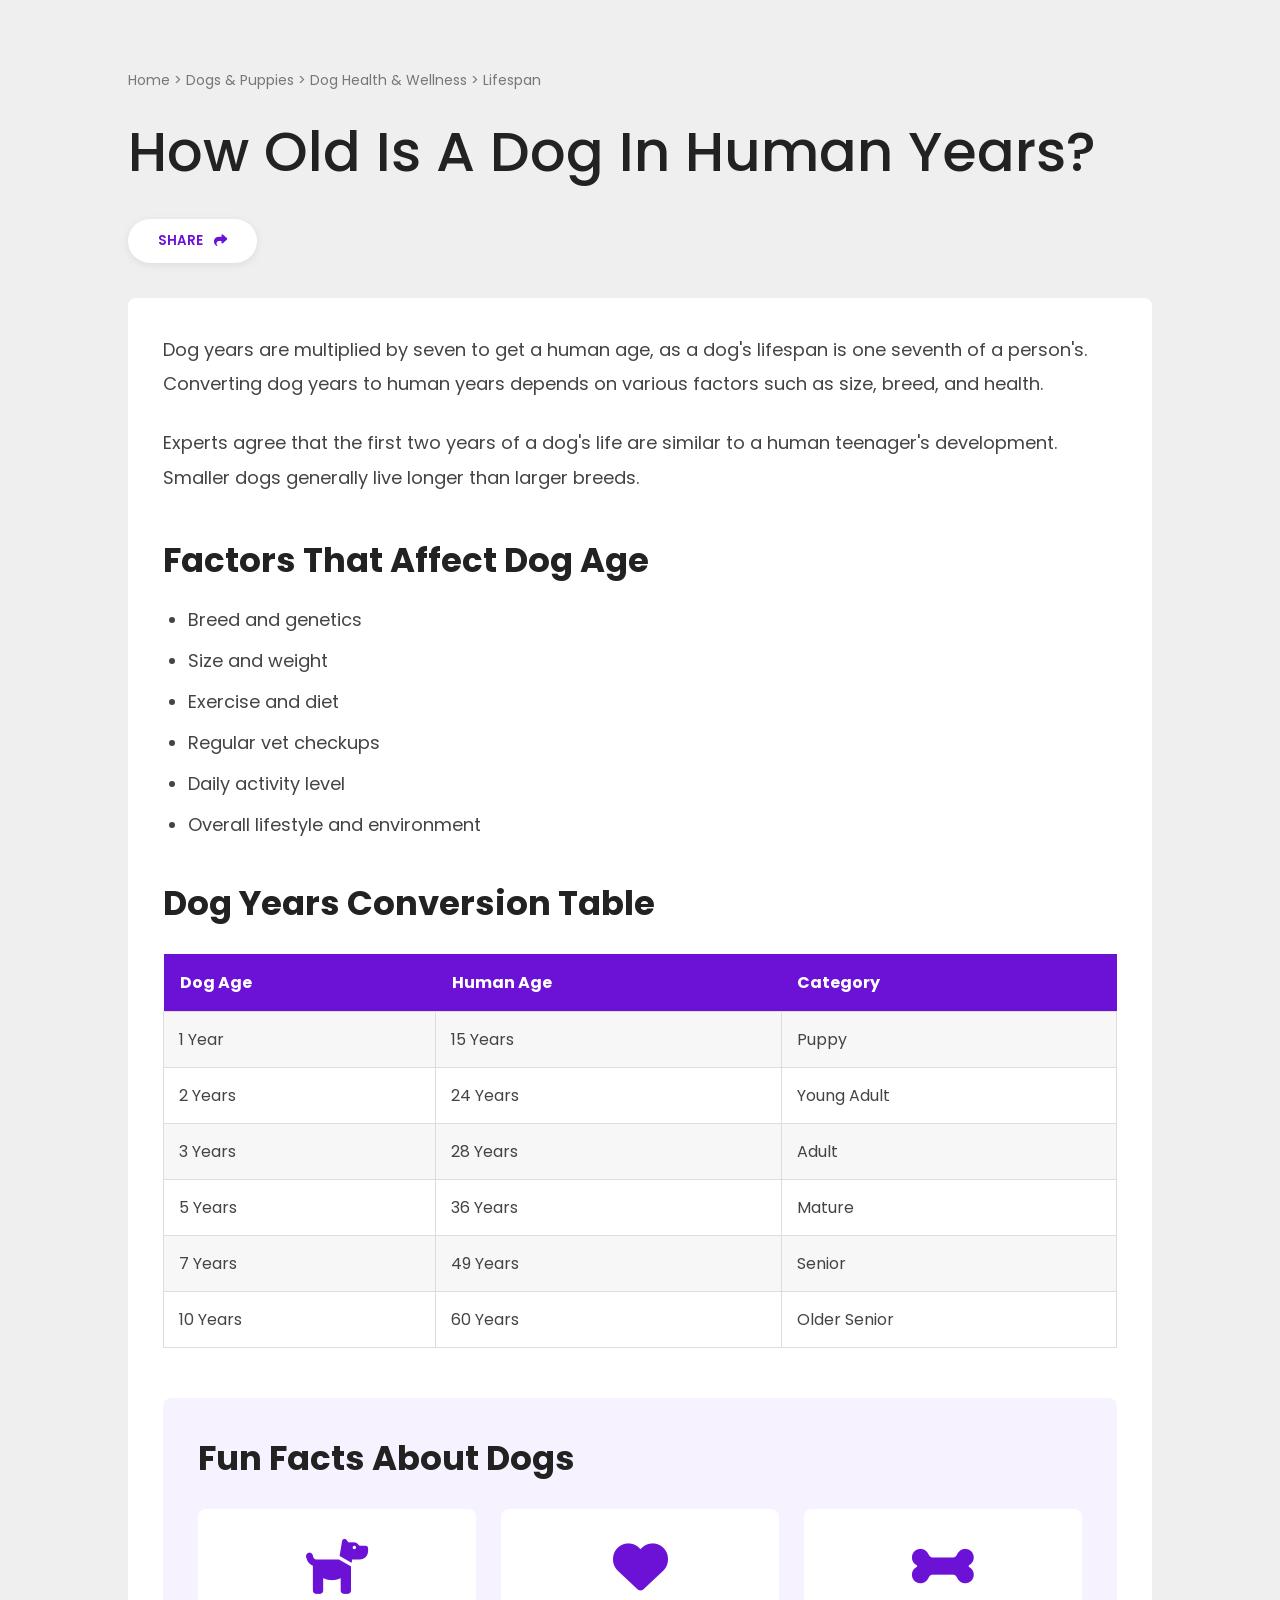
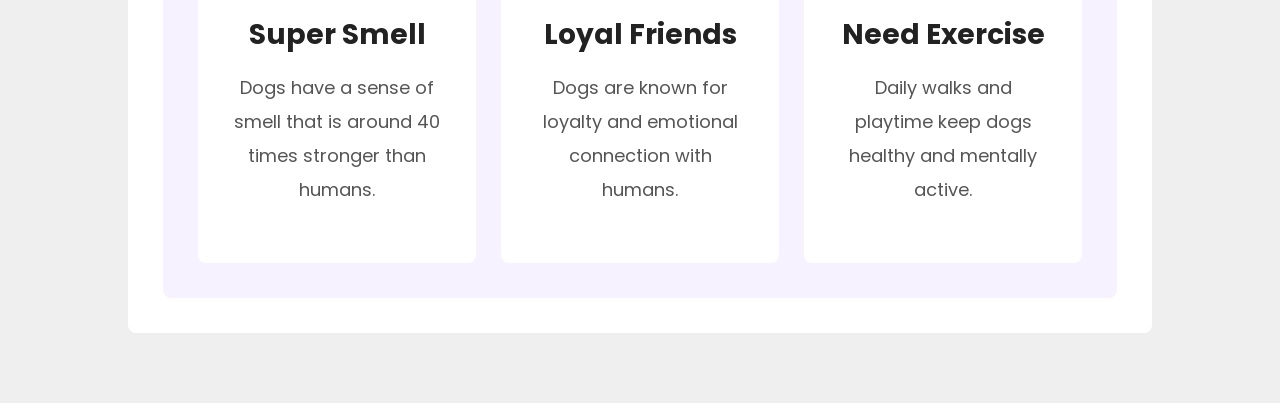
<file: dog-years.html>
<!DOCTYPE html>
<html lang="en">
<head>
<meta charset="UTF-8">
<meta name="viewport" content="width=device-width, initial-scale=1.0">
<title>How Old Is A Dog In Human Years?</title>
<link rel="preconnect" href="https://fonts.googleapis.com">
<link rel="preconnect" href="https://fonts.gstatic.com" crossorigin>
<link href="https://fonts.googleapis.com/css2?family=Poppins:wght@300;400;500;600;700&display=swap" rel="stylesheet">
<link rel="stylesheet"
href="https://cdnjs.cloudflare.com/ajax/libs/font-awesome/6.5.1/css/all.min.css"/>

<style>

*{
    margin:0;
    padding:0;
    box-sizing:border-box;
    font-family:'Poppins',sans-serif;
}

body{
    background:#efefef;
    overflow-x:hidden;
}

/* PAGE */

.page{
    width:100%;
    padding:70px 0;
}

.container{
    width:80%;
    margin:auto;
}

/* BREADCRUMB */

.breadcrumb{
    color:#777;
    font-size:14px;
    margin-bottom:18px;
}

/* TITLE */

.title{
    font-size:56px;
    color:#222;
    font-weight:500;
    margin-bottom:25px;
}

/* SHARE */

.share-btn{
    background:white;
    border:none;
    padding:12px 30px;
    border-radius:40px;
    color:#6c12d6;
    font-weight:600;
    cursor:pointer;
    margin-bottom:35px;
    box-shadow:0 2px 8px rgba(0,0,0,.08);
}

.share-btn i{
    margin-left:8px;
}

/* LAYOUT */

.main-layout{
    display:flex;
    gap:35px;
    align-items:flex-start;
    flex-wrap:wrap;
}

/* LEFT CONTENT */

.left-content{
    flex:2;
    background:white;
    padding:35px;
    border-radius:8px;
}

.left-content p{
    font-size:18px;
    line-height:1.9;
    color:#444;
    margin-bottom:25px;
}

.left-content h2{
    margin-top:40px;
    margin-bottom:20px;
    font-size:34px;
    color:#222;
}

.left-content ul{
    padding-left:25px;
    margin-bottom:30px;
}

.left-content ul li{
    margin-bottom:14px;
    color:#444;
    font-size:18px;
}

/* TABLE */

.age-table{
    width:100%;
    border-collapse:collapse;
    margin-top:25px;
}

.age-table th{
    background:#6c12d6;
    color:white;
    padding:16px;
    text-align:left;
}

.age-table td{
    padding:15px;
    border:1px solid #ddd;
    color:#444;
}

.age-table tr:nth-child(even){
    background:#f7f7f7;
}

/* RANDOM SECTION */

.fun-facts{
    margin-top:50px;
    background:#f7f2ff;
    padding:35px;
    border-radius:8px;
}

.fun-facts h3{
    font-size:34px;
    margin-bottom:25px;
    color:#222;
}

.fact-grid{
    display:flex;
    gap:25px;
    flex-wrap:wrap;
}

.fact-card{
    flex:1;
    min-width:250px;
    background:white;
    padding:30px;
    border-radius:8px;
    text-align:center;
}

.fact-card i{
    font-size:55px;
    color:#6c12d6;
}

.fact-card h4{
    margin-top:20px;
    font-size:28px;
    color:#222;
}

.fact-card p{
    margin-top:15px;
    color:#555;
}
</style>

</head>

<body>

<section class="page">

<div class="container">

<div class="breadcrumb">
Home > Dogs & Puppies > Dog Health & Wellness > Lifespan
</div>

<h1 class="title">
How Old Is A Dog In Human Years?
</h1>

<button class="share-btn">
SHARE <i class="fa-solid fa-share"></i>
</button>

<div class="main-layout">

<!-- LEFT -->

<div class="left-content">

<p>
Dog years are multiplied by seven to get a human age,
as a dog's lifespan is one seventh of a person's.
Converting dog years to human years depends on various
factors such as size, breed, and health.
</p>

<p>
Experts agree that the first two years of a dog's life
are similar to a human teenager's development. Smaller
dogs generally live longer than larger breeds.
</p>

<h2>Factors That Affect Dog Age</h2>

<ul>

<li>Breed and genetics</li>
<li>Size and weight</li>
<li>Exercise and diet</li>
<li>Regular vet checkups</li>
<li>Daily activity level</li>
<li>Overall lifestyle and environment</li>

</ul>

<h2>Dog Years Conversion Table</h2>

<table class="age-table">

<tr>
<th>Dog Age</th>
<th>Human Age</th>
<th>Category</th>
</tr>

<tr>
<td>1 Year</td>
<td>15 Years</td>
<td>Puppy</td>
</tr>

<tr>
<td>2 Years</td>
<td>24 Years</td>
<td>Young Adult</td>
</tr>

<tr>
<td>3 Years</td>
<td>28 Years</td>
<td>Adult</td>
</tr>

<tr>
<td>5 Years</td>
<td>36 Years</td>
<td>Mature</td>
</tr>

<tr>
<td>7 Years</td>
<td>49 Years</td>
<td>Senior</td>
</tr>

<tr>
<td>10 Years</td>
<td>60 Years</td>
<td>Older Senior</td>
</tr>

</table>

<!-- RANDOM STUFF -->

<div class="fun-facts">

<h3>Fun Facts About Dogs</h3>

<div class="fact-grid">

<div class="fact-card">

<i class="fa-solid fa-dog"></i>

<h4>Super Smell</h4>

<p>
Dogs have a sense of smell that is around 40 times stronger than humans.
</p>

</div>

<div class="fact-card">

<i class="fa-solid fa-heart"></i>

<h4>Loyal Friends</h4>

<p>
Dogs are known for loyalty and emotional connection with humans.
</p>

</div>

<div class="fact-card">

<i class="fa-solid fa-bone"></i>

<h4>Need Exercise</h4>

<p>
Daily walks and playtime keep dogs healthy and mentally active.
</p>

</div>

</section>
</body>
</html>
</file>
